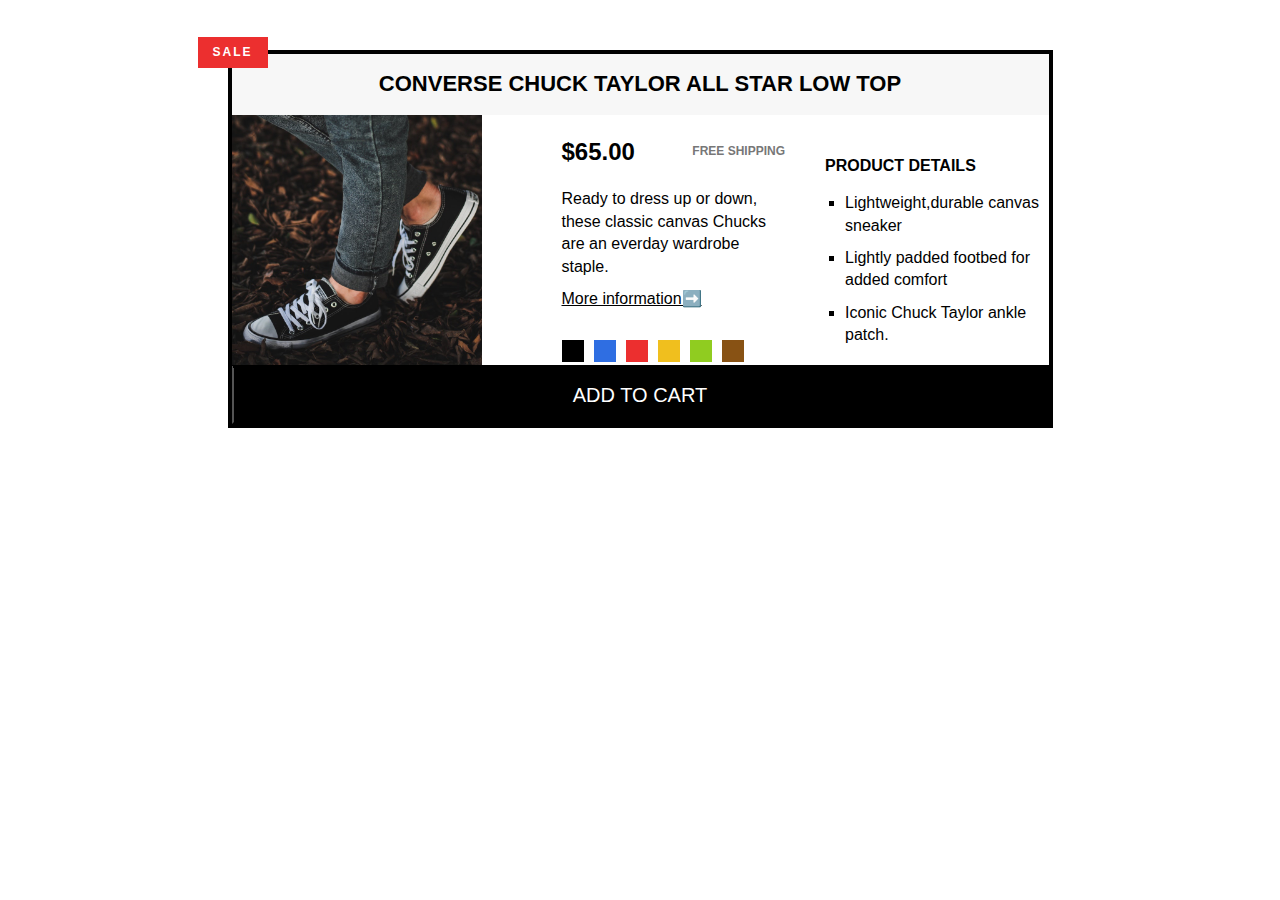
<file: E commerce Shop/index.html>
<!DOCTYPE html>
<html lang="en">
  <link rel="stylesheet" href="commerce.css" />
  <head>
    <meta charset="UTF-8" />
    <meta http-equiv="X-UA-Compatible" content="IE=edge" />
    <meta name="viewport" content="width=device-width, initial-scale=1.0" />
    <title>Converse Chuck Taylor All Star Low Top</title>
  </head>
  <body>
    <article class="product">
      <h2 class="product-title">Converse Chuck Taylor All Star Low Top</h2>
      <div class="container">
        <img
          src="challenges.jpg"
          alt="The shoe image"
          width="250"
          height="250"
          class="product-img"
        />

        <div class="product-info">
          <div class="product-price">
            <p class="price"><strong>$65.00</strong></p>
            <p class="shipping">free shipping</p>
          </div>
          <p class="sale">sale</p>

          <p class="product-description">
            Ready to dress up or down, these classic canvas Chucks are an
            everday wardrobe staple.
          </p>
          <a class="more-info" href="https://www.converse.com/shop/mens-shoes"
            >More information➡️</a
          >

          <div class="product-colors">
            <div class="color"></div>
            <div class="color color-blue"></div>
            <div class="color color-red"></div>
            <div class="color color-yellow"></div>
            <div class="color color-green"></div>
            <div class="color color-brown"></div>
          </div>
        </div>

        <div class="product-details">
          <h2 class="details-title">Product details</h2>
          <ul class="details-list">
            <li>Lightweight,durable canvas sneaker</li>
            <li>Lightly padded footbed for added comfort</li>
            <li>Iconic Chuck Taylor ankle patch.</li>
          </ul>
        </div>
      </div>

      <button class="add-cart">add to cart</button>
    </article>
  </body>
</html>
</file>
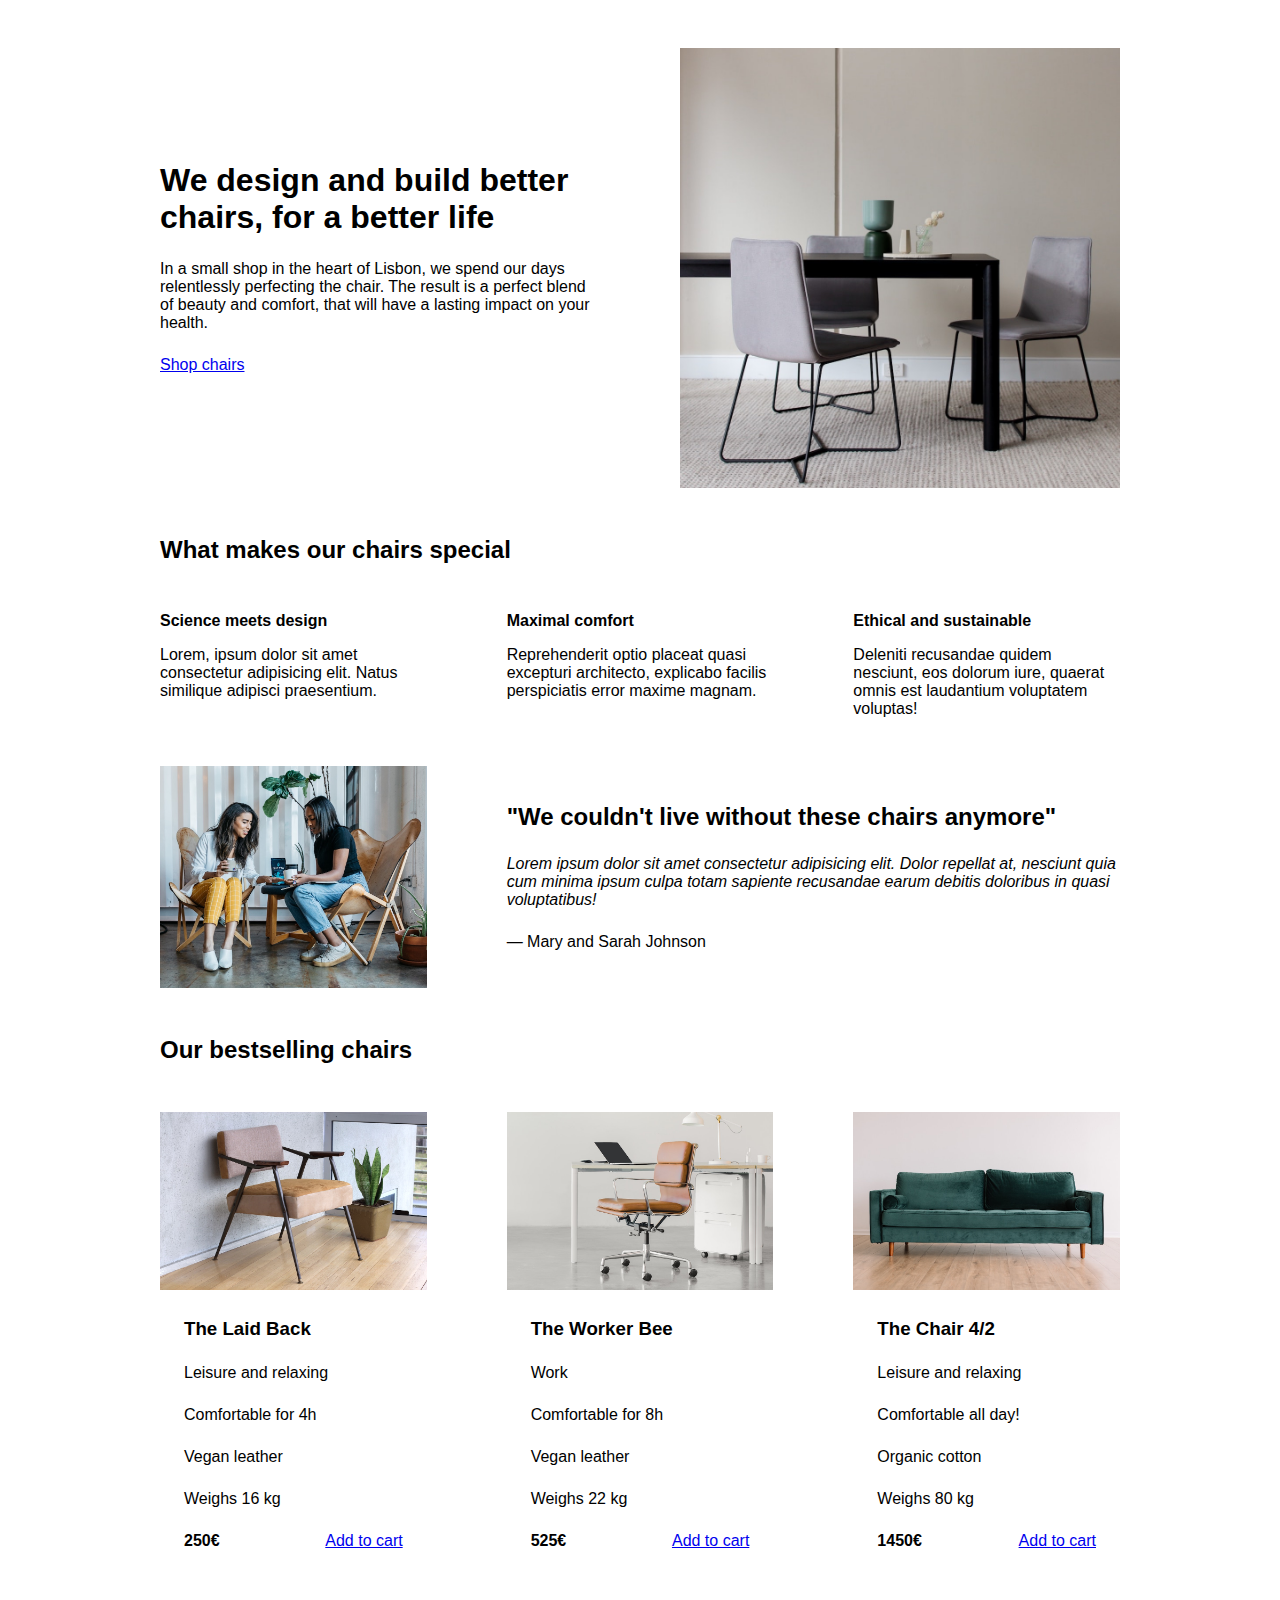
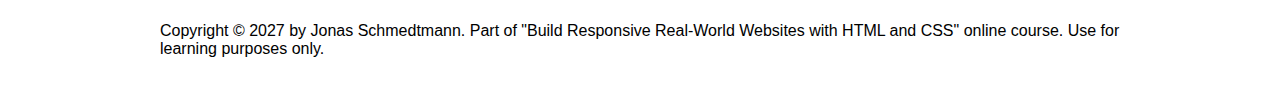
<file: Lisbon Chair Shop/index.html>
<!DOCTYPE html>
<html lang="en">
  <head>
    <meta charset="UTF-8" />
    <meta http-equiv="X-UA-Compatible" content="IE=edge" />
    <meta name="viewport" content="width=device-width, initial-scale=1.0" />

    <link rel="stylesheet" href="lisbon.css" />
    <title>Lisbon Chair Shop</title>
  </head>
  <body>
    <div class="container">
      <header>
        <div class="header-text-box">
          <h1>We design and build better chairs, for a better life</h1>
          <p class="header-text">
            In a small shop in the heart of Lisbon, we spend our days
            relentlessly perfecting the chair. The result is a perfect blend of
            beauty and comfort, that will have a lasting impact on your health.
          </p>
          <a class="btn btn--big" href="#">Shop chairs</a>
        </div>
        <img src="hero.jpg" alt="Photo" />
      </header>

      <section>
        <h2>What makes our chairs special</h2>
        <div class="grid-3-cols">
          <div>
            <p class="features-title"><strong>Science meets design</strong></p>
            <p class="features-text">
              Lorem, ipsum dolor sit amet consectetur adipisicing elit. Natus
              similique adipisci praesentium.
            </p>
          </div>

          <div>
            <p class="features-title">
              <strong>Maximal comfort</strong>
            </p>
            <p class="features-text">
              Reprehenderit optio placeat quasi excepturi architecto, explicabo
              facilis perspiciatis error maxime magnam.
            </p>
          </div>

          <div>
            <p class="features-title">
              <strong>Ethical and sustainable</strong>
            </p>
            <p class="features-text">
              Deleniti recusandae quidem nesciunt, eos dolorum iure, quaerat
              omnis est laudantium voluptatem voluptas!
            </p>
          </div>
        </div>
      </section>

      <section class="testimonial-section">
        <div class="grid-3-cols">
          <img src="customers.jpg" alt="People sitting on chairs" />
          <div class="testimonial-box">
            <h2>"We couldn't live without these chairs anymore"</h2>
            <blockquote class="testimonial-text">
              Lorem ipsum dolor sit amet consectetur adipisicing elit. Dolor
              repellat at, nesciunt quia cum minima ipsum culpa totam sapiente
              recusandae earum debitis doloribus in quasi voluptatibus!
            </blockquote>
            <p class="testimonial-author">&mdash; Mary and Sarah Johnson</p>
          </div>
        </div>
      </section>

      <section>
        <h2>Our bestselling chairs</h2>
        <div class="grid-3-cols">
          <figure class="chair">
            <img src="chair-1.jpg" alt="Chair" />
            <div class="chair-box">
              <h3>The Laid Back</h3>
              <ul class="chair-details">
                <li>
                  <!-- Span is a generic INLINE text element, it doesn't have any meaning. It's like a div element, but inline -->
                  <span>Leisure and relaxing</span>
                </li>
                <li>
                  <span>Comfortable for 4h</span>
                </li>
                <li>
                  <span>Vegan leather</span>
                </li>
                <li>
                  <span>Weighs 16 kg</span>
                </li>
              </ul>
              <div class="chair-price">
                <strong>250€</strong>
                <a href="#" class="btn btn--small">Add to cart</a>
              </div>
            </div>
          </figure>

          <figure class="chair">
            <img src="chair-2.jpg" alt="Chair" />
            <div class="chair-box">
              <h3>The Worker Bee</h3>
              <ul class="chair-details">
                <li>
                  <span>Work</span>
                </li>
                <li>
                  <span>Comfortable for 8h</span>
                </li>
                <li>
                  <span>Vegan leather</span>
                </li>
                <li>
                  <span>Weighs 22 kg</span>
                </li>
              </ul>
              <div class="chair-price">
                <strong>525€</strong>
                <a href="#" class="btn btn--small">Add to cart</a>
              </div>
            </div>
          </figure>

          <figure class="chair">
            <img src="chair-3.jpg" alt="Chair" />
            <div class="chair-box">
              <h3>The Chair 4/2</h3>
              <ul class="chair-details">
                <li>
                  <span>Leisure and relaxing</span>
                </li>
                <li>
                  <span>Comfortable all day!</span>
                </li>
                <li>
                  <span>Organic cotton</span>
                </li>
                <li>
                  <span>Weighs 80 kg</span>
                </li>
              </ul>
              <div class="chair-price">
                <strong>1450€</strong>
                <a href="#" class="btn btn--small">Add to cart</a>
              </div>
            </div>
          </figure>
        </div>
      </section>

      <footer>
        Copyright &copy; 2027 by Jonas Schmedtmann. Part of "Build Responsive
        Real-World Websites with HTML and CSS" online course. Use for learning
        purposes only.
      </footer>
    </div>
  </body>
</html>
</file>
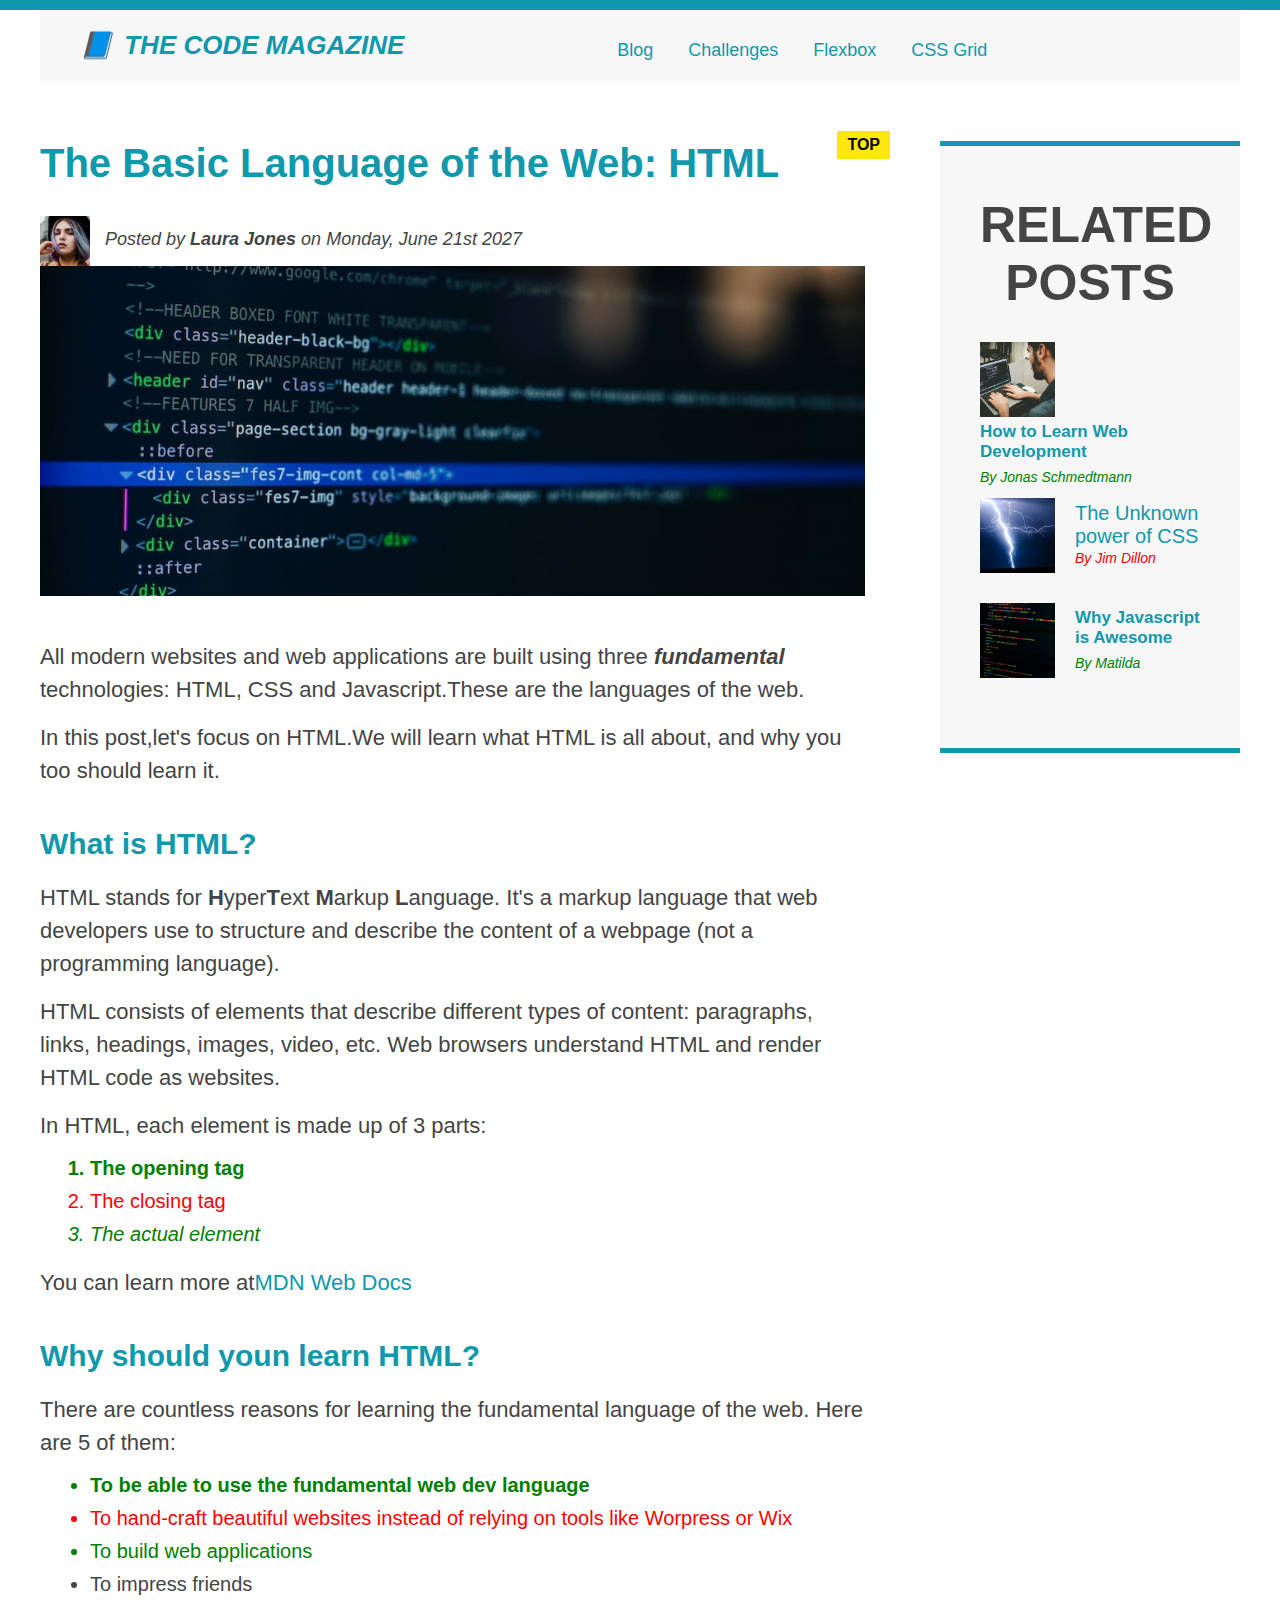
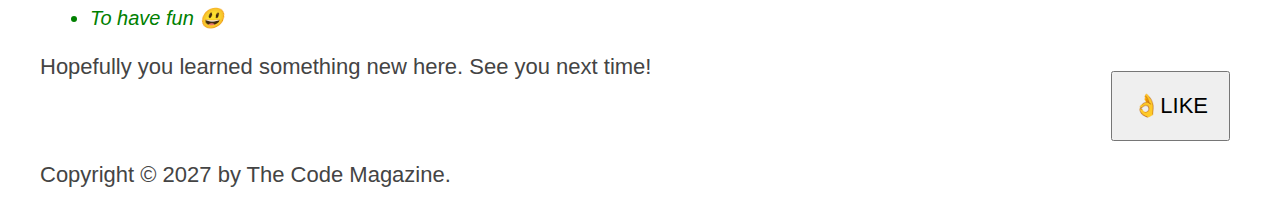
<file: The Magazine/index.html>
<!DOCTYPE html>
<html lang="en">
  <link rel="stylesheet" href="magazine.css" />
  <head>
    <meta charset="UTF-8" />
    <meta http-equiv="X-UA-Compatible" content="IE=edge" />
    <meta name="viewport" content="width=device-width, initial-scale=1.0" />
    <title>The Basic Language of the web: HTML</title>
  </head>
  <body>
    <!-- <h1>The Basic Language of the Web: HTML</h1>
    <h3>The Basic Language of the Web: HTML</h3>
    <h4>The Basic Language of the Web: HTML</h4>
    <h5>The Basic Language of the Web: HTML</h5>
    <h6>The Basic Language of the Web: HTML</h6> -->

    <div class="container">
      <header class="main-header clear-fix">
        <h1>📘 The Code Magazine</h1>

        <nav>
          <a href="blog.html">Blog</a>
          <a href="#">Challenges</a>
          <a href="flexbox.html">Flexbox</a>
          <a href="css-grid.html">CSS Grid</a>
        </nav>
        <!-- <div class="clear"></div> -->
      </header>

      <div class="row">
        <article>
          <header class="post-header">
            <h2>The Basic Language of the Web: HTML</h2>

            <div classs="author-box">
              <img
                src="img/laura-jones.jpg"
                alt="Headshot of Laura Jones"
                height="50"
                a
                width="50"
                class="author-img"
              />
              <p id="author" class="author">
                Posted by <strong>Laura Jones</strong> on Monday, June 21st 2027
              </p>
            </div>

            <img
              src="img/post-img.jpg"
              alt="HTML code on a screen"
              width="500"
              height="200"
              class="post-img"
            />
            <button>👌LIKE</button>
          </header>

          <p>
            All modern websites and web applications are built using three
            <strong><em>fundamental</em></strong>
            technologies: HTML, CSS and Javascript.These are the languages of
            the web.
          </p>

          <p>
            In this post,let's focus on HTML.We will learn what HTML is all
            about, and why you too should learn it.
          </p>

          <h3>What is HTML?</h3>

          <p>
            HTML stands for <strong>H</strong>yper<strong>T</strong>ext
            <strong>M</strong>arkup <strong>L</strong>anguage. It's a markup
            language that web developers use to structure and describe the
            content of a webpage (not a programming language).
          </p>

          <p>
            HTML consists of elements that describe different types of content:
            paragraphs, links, headings, images, video, etc. Web browsers
            understand HTML and render HTML code as websites.
          </p>

          <p>In HTML, each element is made up of 3 parts:</p>

          <ol>
            <li class="first-li">The opening tag</li>
            <li>The closing tag</li>
            <li>The actual element</li>
          </ol>

          <p>
            You can learn more at<a
              href="https://developer.mozilla.org/en-US/docs/Web/HTML"
              >MDN Web Docs</a
            >
          </p>

          <h3>Why should youn learn HTML?</h3>

          <p>
            There are countless reasons for learning the fundamental language of
            the web. Here are 5 of them:
          </p>

          <ul>
            <li class="first-li">
              To be able to use the fundamental web dev language
            </li>
            <li>
              To hand-craft beautiful websites instead of relying on tools like
              Worpress or Wix
            </li>
            <li>To build web applications</li>
            <li>To impress friends</li>
            <li>To have fun 😃</li>
          </ul>

          <p>Hopefully you learned something new here. See you next time!</p>
        </article>

        <aside>
          <h4>Related posts</h4>
          <ul class="related">
            <li class="related">
              <img
                src="img/related-1.jpg"
                alt="First image"
                width="75"
                height="75"
              />
              <div>
                <a href="#" class="related-link"
                  >How to Learn Web Development</a
                >
                <p class="related-author">By Jonas Schmedtmann</p>
              </div>
            </li>
            <li class="related-post">
              <img
                src="img/related-2.jpg"
                alt="Second image"
                width="75"
                height="75"
              />
              <div>
                <a href="#">The Unknown power of CSS</a>

                <p class="related-author">By Jim Dillon</p>
              </div>
            </li>
            <li class="related-post">
              <img
                src="img/related-3.jpg"
                alt="Third image"
                width="75"
                height="75"
              />
              <div>
                <a href="#" class="related-link">Why Javascript is Awesome</a>

                <p class="related-author">By Matilda</p>
              </div>
            </li>
          </ul>
        </aside>
      </div>

      <footer>
        <p id="copyright" class="copyright text">
          Copyright &copy 2027 by The Code Magazine.
        </p>
      </footer>
    </div>
  </body>
</html>
</file>
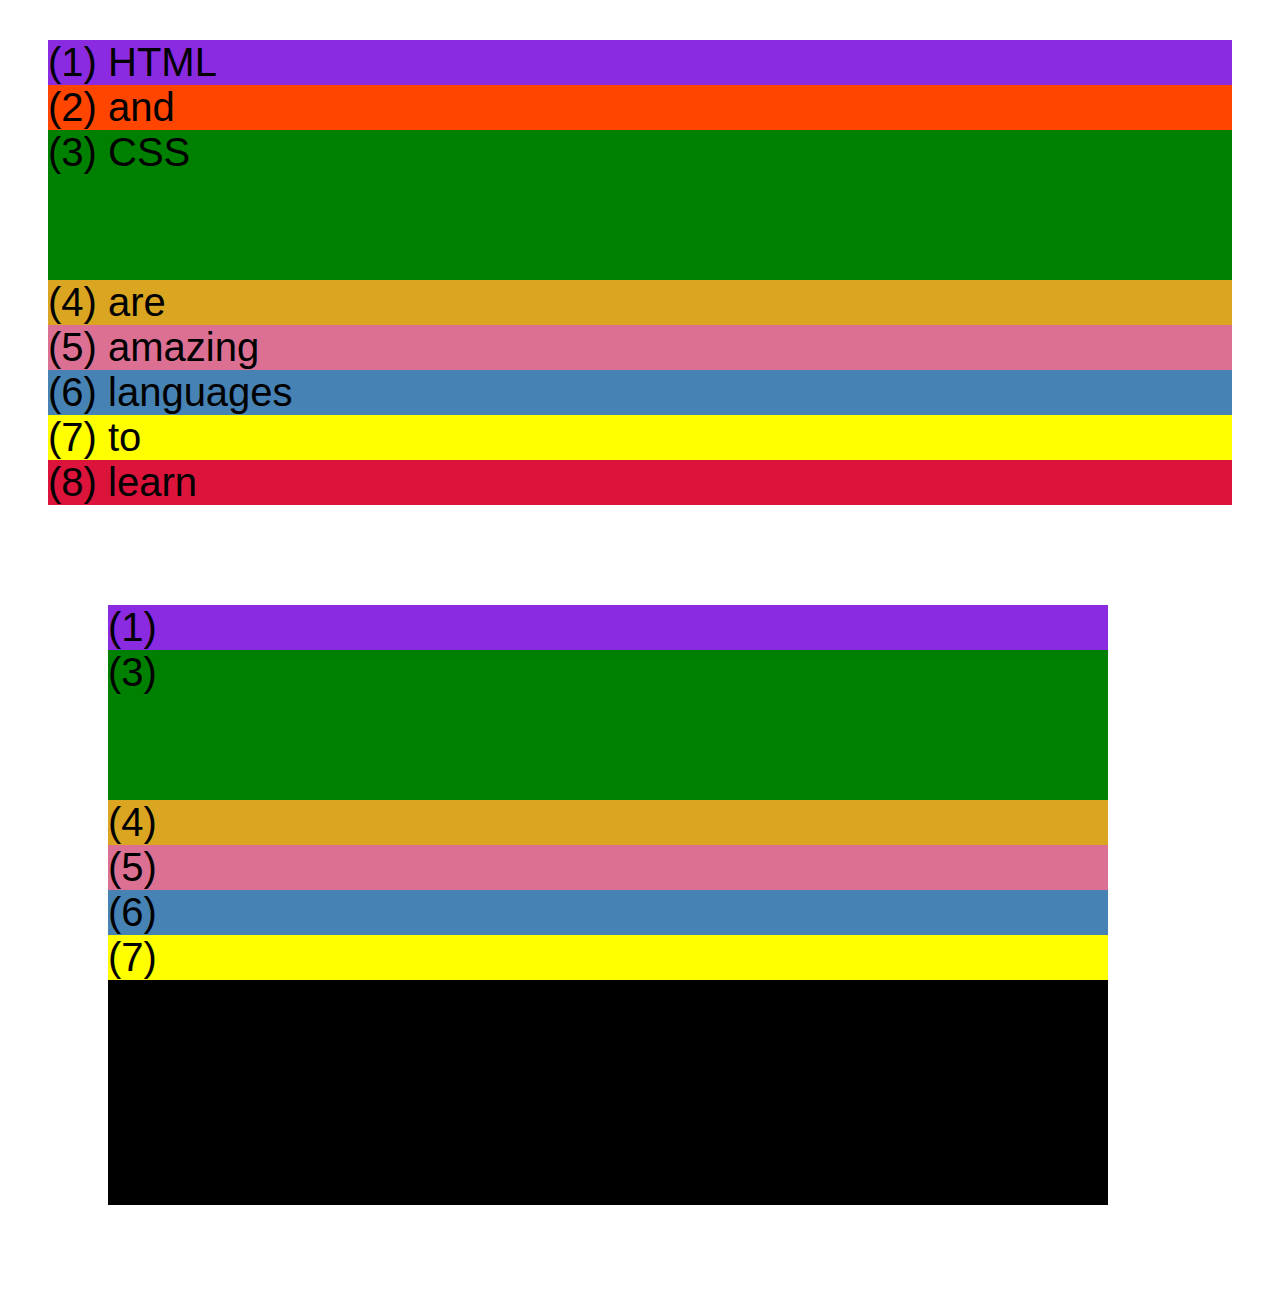
<file: The Magazine/css-grid.html>
<!DOCTYPE html>
<html lang="en">
  <head>
    <meta charset="UTF-8" />
    <meta http-equiv="X-UA-Compatible" content="IE=edge" />
    <meta name="viewport" content="width=device-width, initial-scale=1.0" />
    <title>CSS Grid</title>
    <style>
      .el--1 {
        background-color: blueviolet;
      }
      .el--2 {
        background-color: orangered;
      }
      .el--3 {
        background-color: green;
        height: 150px;
      }
      .el--4 {
        background-color: goldenrod;
      }
      .el--5 {
        background-color: palevioletred;
      }
      .el--6 {
        background-color: steelblue;
      }
      .el--7 {
        background-color: yellow;
      }
      .el--8 {
        background-color: crimson;
      }

      .container--1 {
        /* STARTER */
        font-family: sans-serif;
        background-color: #ddd;
        font-size: 40px;
        margin: 40px;

        /* CSS GRID */
      }

      .container--2 {
        /* STARTER */
        font-family: sans-serif;
        background-color: black;
        font-size: 40px;
        margin: 100px;

        width: 1000px;
        height: 600px;

        /* CSS GRID */
      }
    </style>
  </head>
  <body>
    <div class="container--1">
      <div class="el el--1">(1) HTML</div>
      <div class="el el--2">(2) and</div>
      <div class="el el--3">(3) CSS</div>
      <div class="el el--4">(4) are</div>
      <div class="el el--5">(5) amazing</div>
      <div class="el el--6">(6) languages</div>
      <div class="el el--7">(7) to</div>
      <div class="el el--8">(8) learn</div>
    </div>

    <div class="container--2">
      <div class="el el--1">(1)</div>
      <div class="el el--3">(3)</div>
      <div class="el el--4">(4)</div>
      <div class="el el--5">(5)</div>
      <div class="el el--6">(6)</div>
      <div class="el el--7">(7)</div>
    </div>
  </body>
</html>
</file>
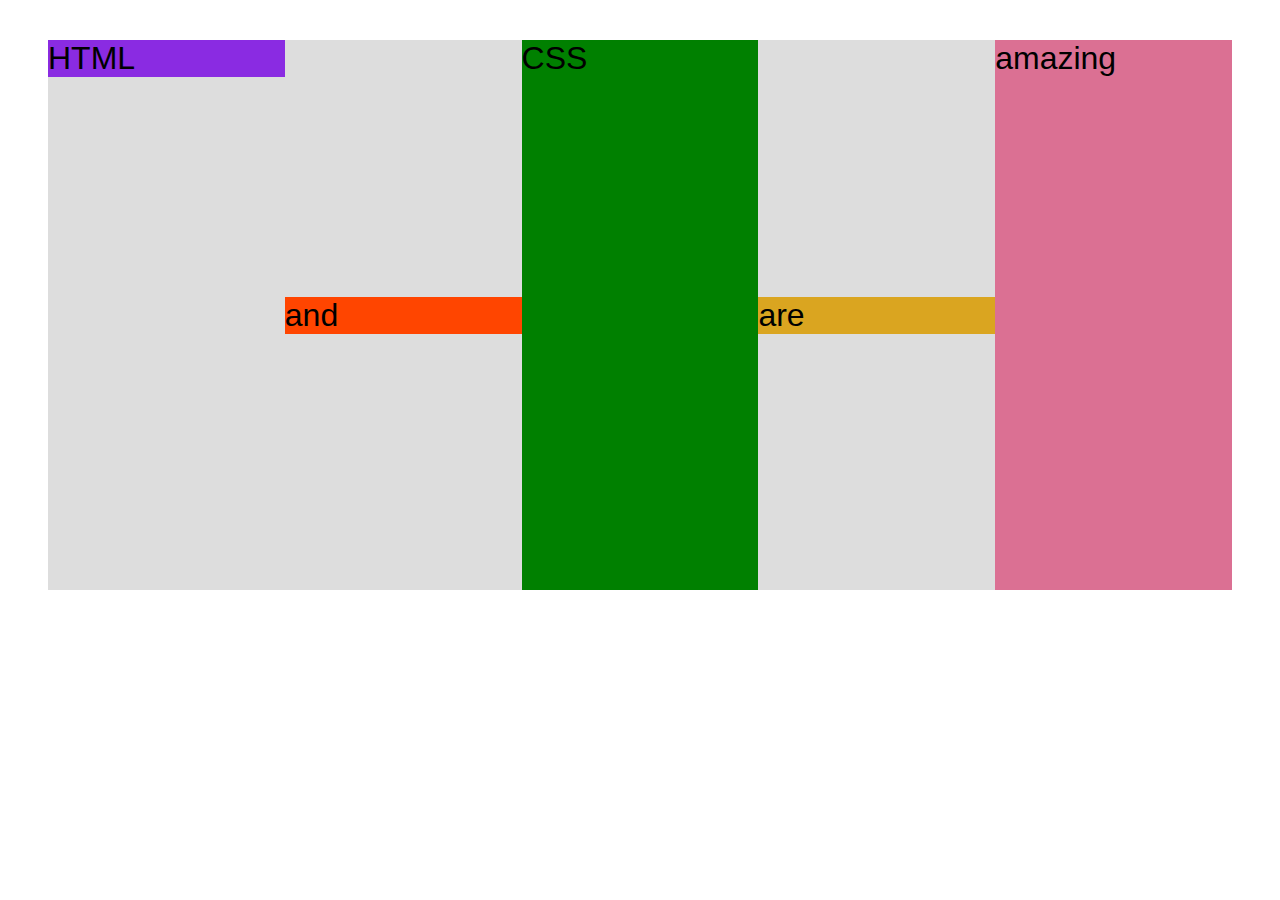
<file: The Magazine/flexbox.html>
<!DOCTYPE html>
<html lang="en">
  <head>
    <meta charset="UTF-8" />
    <meta http-equiv="X-UA-Compatible" content="IE=edge" />
    <meta name="viewport" content="width=device-width, initial-scale=1.0" />
    <title>Flexbox</title>
    <style>
      .el--1 {
        background-color: blueviolet;
      }
      .el--2 {
        background-color: orangered;
      }
      .el--3 {
        background-color: green;
        height: 550px;
      }
      .el--4 {
        background-color: goldenrod;
      }
      .el--5 {
        background-color: palevioletred;
      }
      .el--6 {
        background-color: steelblue;
      }
      .el--7 {
        background-color: yellow;
      }
      .el--8 {
        background-color: crimson;
      }

      .container {
        /* STARTER */
        font-family: sans-serif;
        background-color: #ddd;
        font-size: 32px;
        margin: 40px;

        /* FLEXBOX */
        display: flex;
        align-items: center;
        justify-content: space-between;
        /* gap: 30px; */
      }

      .el {
        /* flex-grow: 0;
        flex-shrink: 1;
        flex-basis: auto; */

        /* flex-basis: 200px; */
        /* flex-shrink: 0; */
        /* flex-grow:1; */

        /* flex: 0 0 200px; */
        flex: 1;
      }

      .el--1 {
        align-self: flex-start;
        /* order: 1; */
        /* flex-grow: 2; */
      }
      .el--5 {
        align-self: stretch;
        order: 1;
      }

      .el--6 {
        order: -1;
      }
    </style>
  </head>
  <body>
    <div class="container">
      <div class="el el--1">HTML</div>
      <div class="el el--2">and</div>
      <div class="el el--3">CSS</div>
      <div class="el el--4">are</div>
      <div class="el el--5">amazing</div>
      <!-- <div class="el el--6">languages</div> -->
      <!-- <div class="el el--7">to</div>
      <div class="el el--8">learn</div> -->
    </div>
  </body>
</html>
</file>
<file: E commerce Shop/commerce.css>
* {
  margin: 0;
  padding: 0;
  box-sizing: border-box;
}

body {
  line-height: 1.4;
  font-family: sans-serif;
}

.clearfix::after {
  content:'';
  display:block;
  clear:both;
}

.container {
  /* background-color:red; */
  display: flex;
  gap: 40px;
}

.product-img {
  /* float: left; */
  margin-right:40px;
}

.product {
  border: 4px solid black;
  width: 825px;
  margin: 50px auto;
  position:relative;
}

.product-title {
  text-align: center;
  font-size: 22px;
  text-transform: uppercase;
  background-color: #f7f7f7;
  padding:15px;
}

/* Product Information */

.product-info {
  /* (825-8-250-80) */
  /* width: 243px; */
  /* float: left; */
  /* margin-right:40px; */
  margin-top:  20px;
  flex: 1;
}

.product-price {
  display: flex;
  justify-content: space-between;
  align-items: center;
  margin-bottom: 20px;
}
.price {
  font-size: 24px;
  /* float: left; */
}

.shipping {
  font-size: 12px;
  text-transform: uppercase;
  font-weight: bold;
  color: #777;
  /* margin-bottom: 20px; */
  /* float:right; */
  /* margin-top:8px; */
}

.sale {
  background-color: #ec2f2f;
  color: #fff;
  font-size: 12px;
  text-transform: uppercase;
  font-weight: bold;
  letter-spacing: 2px;
  padding: 7px 15px;
  display:inline-block;
  position:absolute;
  top:-17px;
  left:-34px;
}

.product-description {
  /* clear: both; */
  margin-bottom: 10px;
}

.more-info:link,
.more-info:visited {
  color: black;
  margin-bottom: 30px;
  display:inline-block;
}

.more-info:hover,
.more-info:active {
  text-decoration: none;
}

.product-colors {
  display: flex;
  gap: 10px;
}

.color {
  background-color: black;
  height: 22px;
  width: 22px;
  /* display: inline-block; */
  /* margin-right: 10px; */
}

.color-blue {
  background-color:#2f6ee2;
}

.color-red {
  background-color: #ec2f2f;
}

.color-yellow {
  background-color: #f0bf1e;
}

.color-green {
  background-color: #90cc20;
}

.color-brown {
  background-color: #885214;
}

/* PRODUCT DETAILS */

.product-details {
  /* width:243px; */
  /* float: left; */
  margin-top: 20px;
  flex: 1;

}

.details-title {
  text-transform: uppercase;
  font-size: 16px;
  margin-bottom: 15px;
  margin-top:20px;
}

.details-list {
  list-style: square;
  margin-left: 20px;
}

.details-list li {
  margin-bottom: 10px;
}

/* BUTTON */
.add-cart {
  background-color: black;
  border-top: 4px solid black;
  color: white;
  font-size: 20px;
  text-transform: uppercase;
  cursor: pointer;
  text-align:center;
  padding: 15px;
  width: 100%;
}

.add-cart:hover {
  background-color: white;
  color: black;
}
</file>
<file: Lisbon Chair Shop/lisbon.css>
/*
SPACING SYSTEM (px)
2 / 4 / 8 / 12 / 16 / 24 / 32 / 48 / 64 / 80 / 96 / 128

FONT SIZE SYSTEM (px)
10 / 12 / 14 / 16 / 18 / 20 / 24 / 30 / 36 / 44 / 52 / 62 / 74 / 86 / 98
*/

* {
    margin: 0;
    padding: 0;
    box-sizing: border-box;
  }
  
  /* ------------------------ */
  /* GENERAL STYLES */
  /* ------------------------ */
  body {
    font-family: sans-serif;
  }
  
  .container {
    width: 960px;
    margin: 0 auto;
  }
  
  header,
  section {
    margin-bottom: 48px;
  }
  
  h2 {
    margin-bottom: 48px;
  }
  
  .grid-3-cols {
    display: grid;
    grid-template-columns: repeat(3, 1fr);
    column-gap: 80px;
  }
  
  /* ------------------------ */
  /* COMPONENT STYLES */
  /* ------------------------ */
  
  /* HEADER */
  header {
    display: grid;
    grid-template-columns: repeat(2, 1fr);
    column-gap: 80px;
    margin-top: 48px;
  }
  
  .header-text-box {
    align-self: center;
  }
  
  h1 {
    margin-bottom: 24px;
  }
  
  .header-text {
    margin-bottom: 24px;
  }
  
  img {
    width: 100%;
  }
  
  /* FEATURES */
  .features-icon {
  }
  
  .features-title {
    margin-bottom: 16px;
  }
  
  .features-text {
  }
  
  /* TESTIMONIAL */
  .testimonial-section {
  }
  
  .testimonial-box {
    grid-column: 2 / -1;
    align-self: center;
  }
  
  .testimonial-box h2 {
    margin-bottom: 24px;
  }
  
  .testimonial-text {
    font-style: italic;
    margin-bottom: 24px;
  }
  
  /* CHAIRS */
  .chair-box {
    padding: 24px;
  }
  
  h3 {
    margin-bottom: 24px;
  }
  
  .chair-details {
    list-style: none;
    margin-bottom: 24px;
  }
  
  .chair-details li {
    display: flex;
    align-items: center;
    gap: 12px;
    margin-bottom: 24px;
  }
  
  .chair-details li:last-child {
    margin-bottom: 0;
  }
  
  .chair-icon {
  }
  
  .chair-price {
    display: flex;
    justify-content: space-between;
  }
  
  footer {
    margin-bottom: 48px;
  }
</file>
<file: The Magazine/magazine.css>
* {
  /* border-top: 10px solid #1098ad; */
  margin: 0;
  padding: 0;
  box-sizing: border-box;
}

/*Page Sections*/

body {
  color: #444;
  font-family: sans-serif;
  border-top: 10px solid #1098ad;
  position: relative;
}

.container {
  width: 1200px;
  /* margin-left: auto;
  margin-right: auto; */
  margin: 0 auto;
  /* position: realtive; */
}

.main-header {
  background-color: #f7f7f7;
  /* padding: 20px;
  padding-left: 40px; */
  padding: 20px 40px;
  margin-bottom: 60px;
  /* height: 80px; */
}

nav {
  font-size: 18px;
  text-align: center;
}

article {
  margin-bottom: 60px;
}

.post-header {
  margin-bottom: 40px;
  /* position:relative; */
}

aside {
  background-color: #f7f7f7;
  border-top: 5px solid #1098ad;
  border-bottom: 5px solid #1098ad;
  padding: 50px 40px;
}

/*Smaller elements*/
h1,
h2,
h3 {
  color: #1098ad;
}

h1 {
  font-size: 26px;
  text-transform: uppercase;
  font-style: italic;
  color: #1098ad;
}

h2 {
  font-size: 40px;
  margin-bottom: 30px;
}

h3 {
  font-size: 30px;
  margin-bottom: 20px;
  margin-top: 40px;
}

h4 {
  font-size: 50px;
  text-transform: uppercase;
  text-align: center;
  margin-bottom: 30px;
}

p {
  font-size: 22px;
  line-height: 1.5;
  margin-bottom: 15px;
  /* display:inline; */
}

ul,
ol {
  margin-left: 50px;
  margin-bottom: 20px;
}

li {
  font-size: 20px;
  margin-bottom: 10px;
  /* display:inline; */
}

li:last-child {
  margin-bottom: 0;
}

/* footer p {
  font-size: 16px;
} */

/* article header p {
    font-style: italic;
} */

#author {
  font-style: italic;
  font-size: 18px;
}

#Copyright {
  font-size: 16px;
}

.related-author {
  font-size: 18px;
  font-weight: bold;
}

.related {
  list-style: none;
  margin-left: 0;
}

/* body { */
/* background-color: rgb(255, 187, 0);*/
/* } */

/* .first-li {
    font-weight: bold;
} */

li:first-child {
  font-weight: bold;
}

li:last-child {
  font-style: italic;
}

li:nth-child(2) {
  color: red;
}

li:nth-child(odd) {
  color: green;
}

/* li:nth-child(even) {
  color: green;
} */

/* Misconception: This won't work! */
article p:first-child {
  color: red;
}

/* Styling links */
a:link {
  color: #1098ad;
  text-decoration: none;
}

a:visited {
  color: #1098ad;
}

a:hover {
  color: orangered;
  font-weight: bold;
  text-decoration: underline solid orangered;
}

a:active {
  background-color: black;
  font-style: italic;
}

.post-img {
  width: 100%;
  height: auto;
  /* margin:100px; */
}

nav a:link {
  /* background-color: orangered;
  margin: 20px;
  padding: 20px;
  display: block; */
  margin-right: 30px;
  margin-top: 10px;
  display: inline-block;
}

nav a:link:last-child {
  margin-right: 0;
}

button {
  font-size: 22px;
  padding: 20px;
  cursor: pointer;

  position: absolute;
  /* top:50px;
  left: 50px; */
  bottom: 50px;
  right: 50px;
}

h1::first-letter {
  font-style: italic;
  margin-right: 5px;
}

/* h3 + p::first-line { */
/* color: red; */
/* } */

h2 {
  /* background-color: orange; */
  position: relative;
}

h2::before {
  content: "TOP";
  background-color: #ffe70e;
  color: #000;
  font-size: 16px;
  font-weight: bold;
  display: inline-block;
  padding: 5px 10px;
  position: absolute;
  top: -10px;
  right: -25px;
}

/* LVHA We need to define these states in this order*/

/* Resolving conflicts */

/* #copyright {
  color: red;
}

.copyright {
  color: blue;
}

.text {
  color: yellow;
}

footer p {
  color:green !important;
} */

/* nav a:link,
nav p {
  font-size:18px;
} */

/* Floats */
.author-img {
  float: left;
}

.author {
  float: left;
  margin-top: 10px;
  margin-left: 20px;
}

h1 {
  float: left;
}

nav {
  float: right;
}

.clear {
  clear: both;
}

.clear-fix::after {
  clear: both;
  content: "";
  display: block;
}

article {
  width: 825px;
  float: left;
}

aside {
  width: 300px;
  float: right;
}

footer {
  clear: both;
}

/* Flexbox */
.main-header {
  display: flex;
  align-items: center;
  justify-content: space-between;
}

.author-box {
  display: flex;
  align-items: center;
  margin-bottom: 15px;
}

.author {
  margin-bottom: 0;
  margin-left: 15px;
}

.related-post {
  display: flex;
  align-items: center;
  gap: 20px;
  margin-bottom: 30px;
}

.related-link:link {
  font-size: 17px;
  font-weight: bold;
  font-style: normal;
  margin-bottom: 5px;
  display: block;
}

.related-author {
  margin-bottom: 0;
  font-size: 14px;
  font-weight: normal;
  font-style: italic;
}

.row {
  display: flex;
  align-items: flex-start;
  gap: 75px;
  margin-bottom:60px;
}

article {
  flex: 1;
  margin-bottom: 0;
}

aside {
  flex: 0 0 300px;
}
</file>
